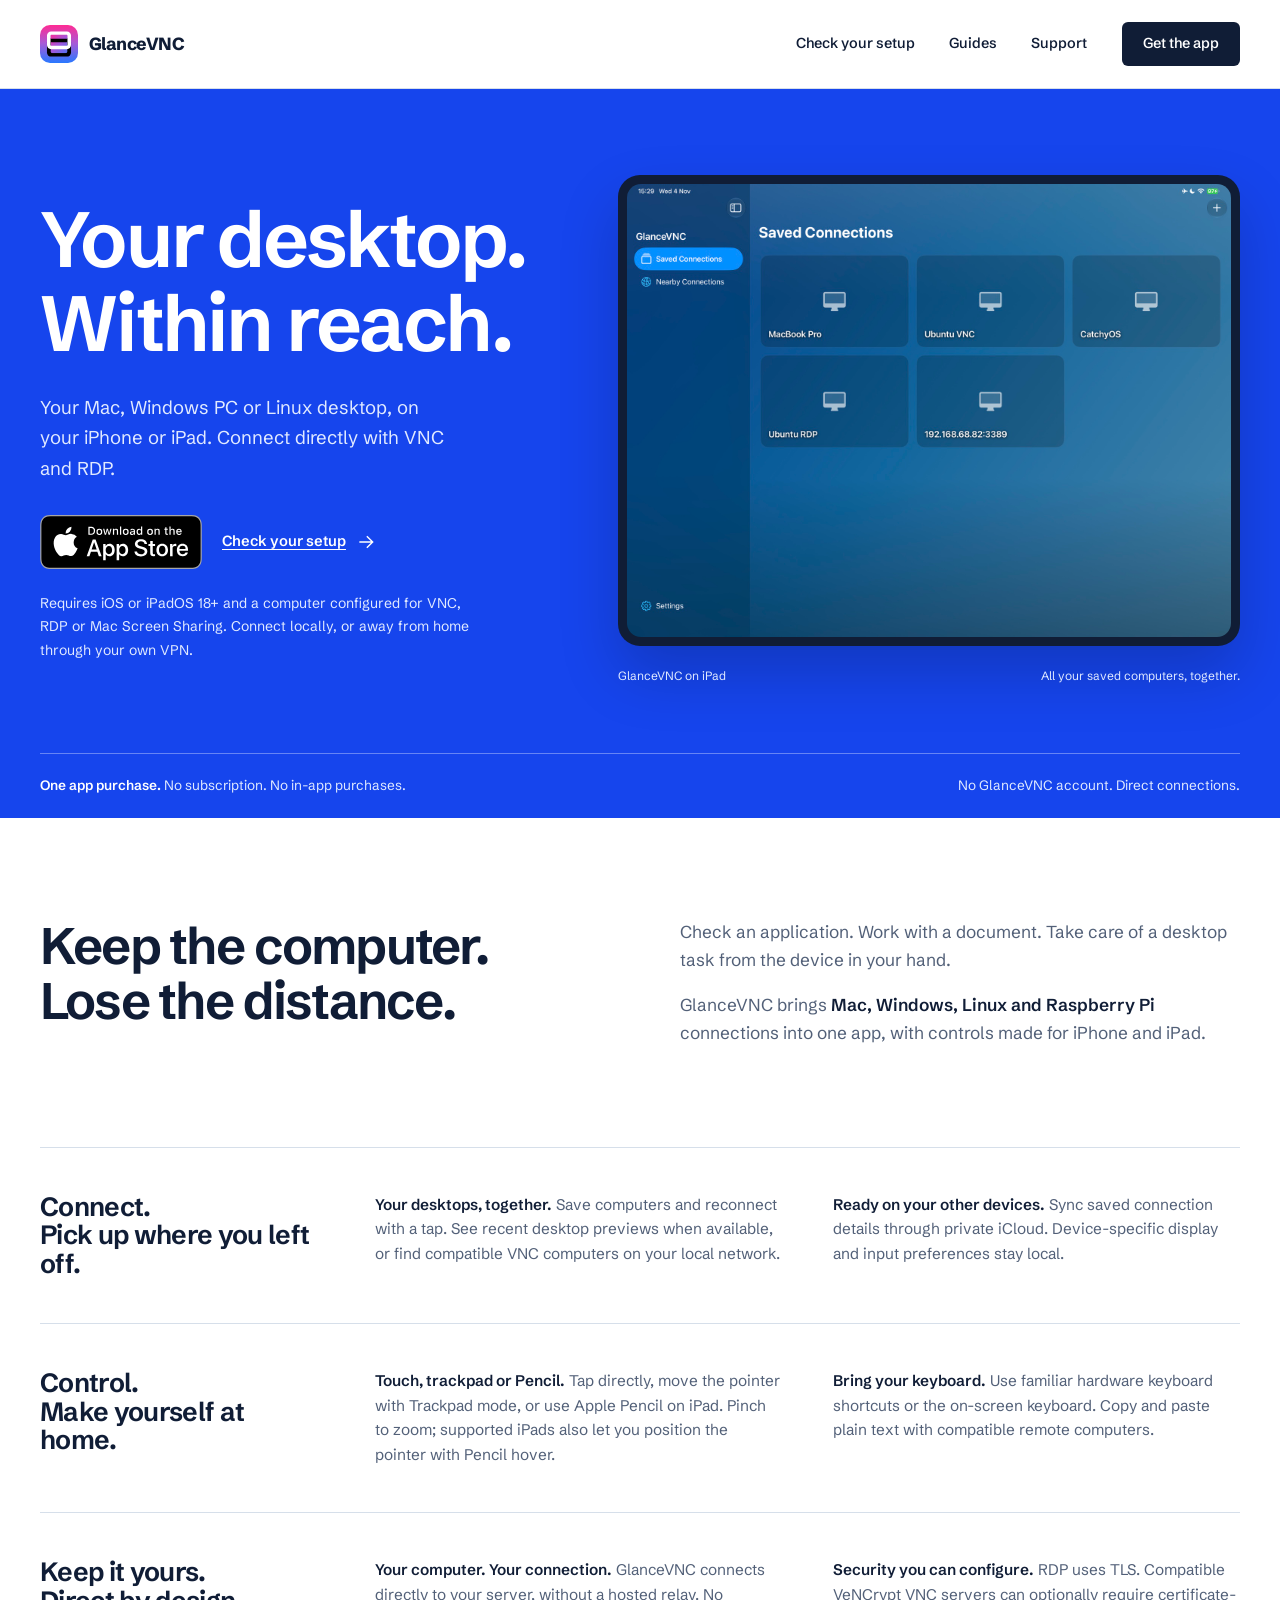
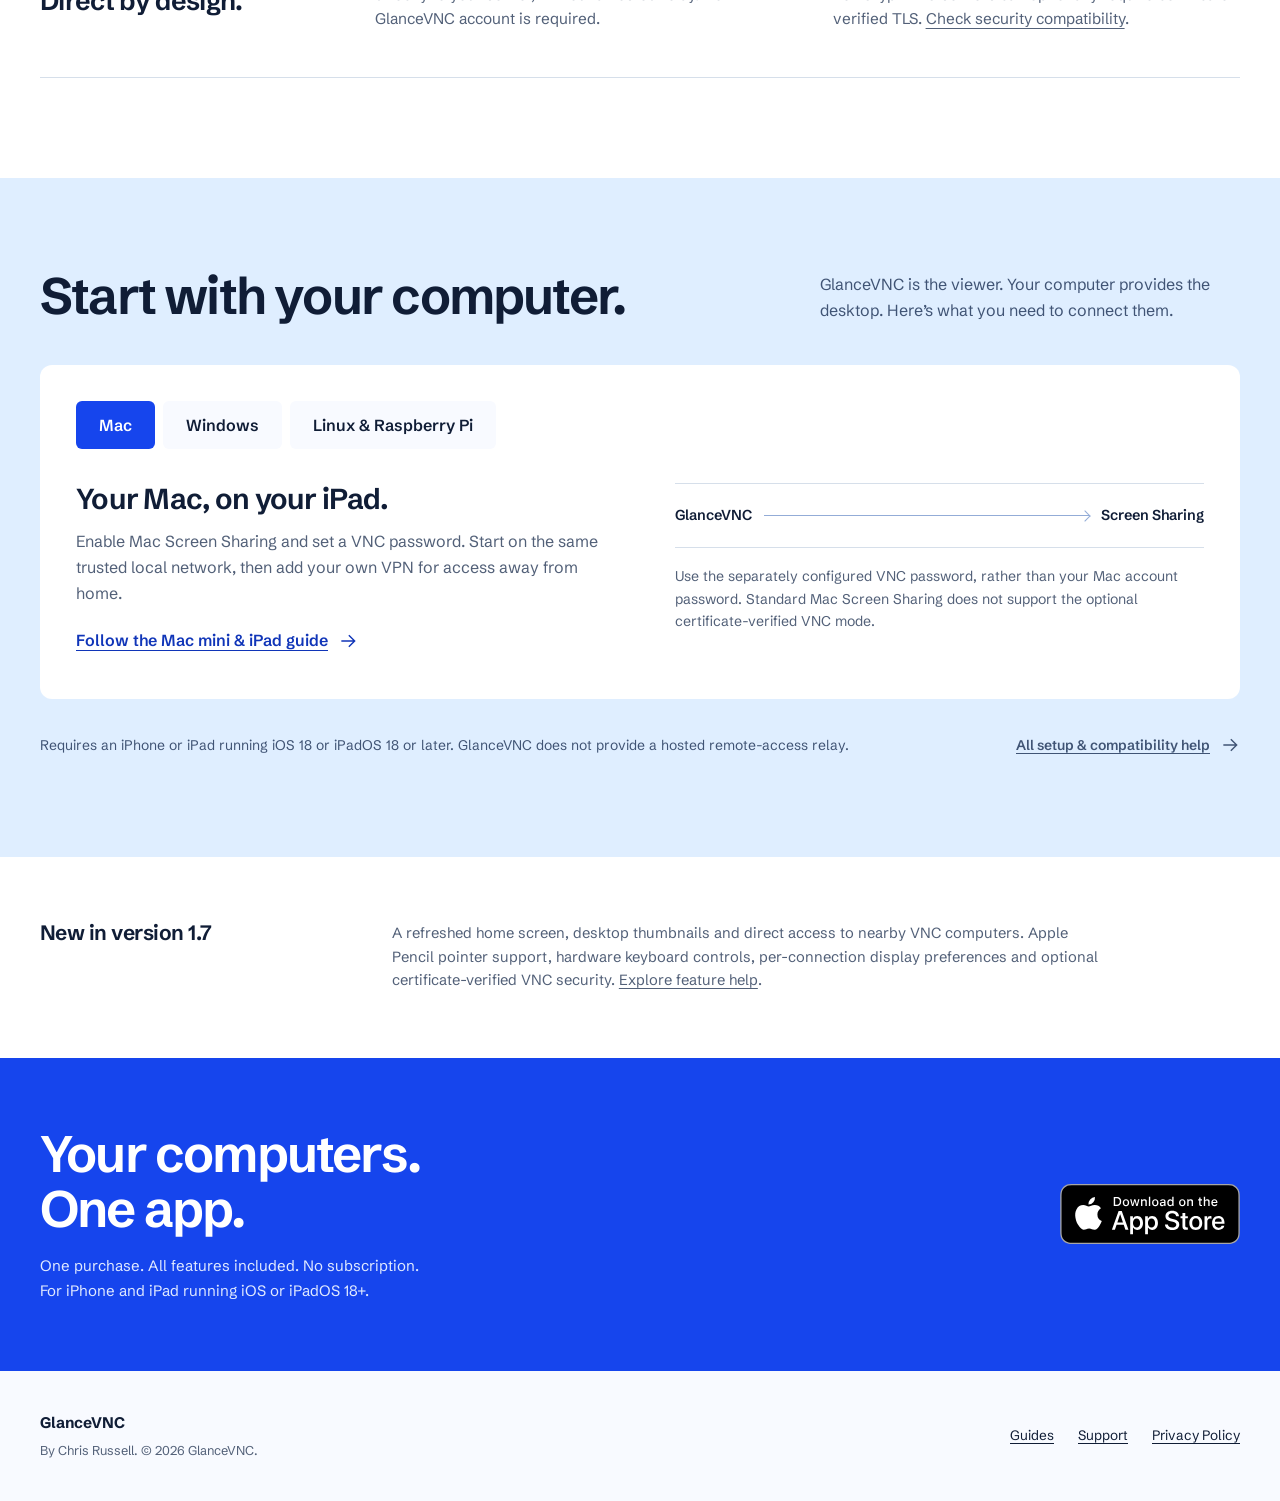
<file: index.html>
<!DOCTYPE html>
<html lang="en">
<head>
  <!-- Google tag (gtag.js) -->
  <script async src="https://www.googletagmanager.com/gtag/js?id=G-DS4RF91ZXC"></script>
  <script>
    window.dataLayer = window.dataLayer || [];
    function gtag(){dataLayer.push(arguments);}
    gtag('js', new Date());

    gtag('config', 'G-DS4RF91ZXC');
  </script>
  <script defer src="/assets/analytics.js"></script>
  <meta charset="utf-8">
  <meta name="viewport" content="width=device-width, initial-scale=1">
  <title>GlanceVNC - VNC and RDP viewer for iPhone and iPad</title>
  <meta name="description" content="Connect to Mac, Windows and Linux desktops from iPhone or iPad with VNC, RDP and Mac Screen Sharing. Use Apple Pencil, hardware keyboards and optional certificate-verified TLS for compatible VNC servers.">
  <meta name="robots" content="index,follow">
  <meta property="og:title" content="GlanceVNC - VNC and RDP viewer for iPhone and iPad">
  <meta property="og:description" content="Remote desktops for iPhone and iPad, with Apple Pencil pointer support, hardware keyboards and optional certificate-verified TLS for compatible VNC servers.">
  <meta property="og:type" content="website">
  <meta property="og:url" content="https://glancevnc.com/">
  <meta property="og:site_name" content="GlanceVNC">
  <meta property="og:locale" content="en_GB">
  <meta property="og:image" content="https://glancevnc.com/assets/social-preview.png">
  <meta property="og:image:width" content="1200">
  <meta property="og:image:height" content="630">
  <meta property="og:image:alt" content="GlanceVNC app icon and remote desktop app description">
  <meta name="twitter:card" content="summary_large_image">
  <meta name="twitter:title" content="GlanceVNC - VNC and RDP viewer for iPhone and iPad">
  <meta name="twitter:description" content="Remote desktops for iPhone and iPad, with Apple Pencil pointer support, hardware keyboards and optional certificate-verified TLS for compatible VNC servers.">
  <meta name="twitter:image" content="https://glancevnc.com/assets/social-preview.png">
  <meta name="twitter:image:alt" content="GlanceVNC app icon and remote desktop app description">
  <link rel="canonical" href="https://glancevnc.com/">
<link rel="stylesheet" href="/styles.css?v=20261105">
  <script type="application/ld+json">
  {
    "@context": "https://schema.org",
    "@type": "MobileApplication",
    "@id": "https://glancevnc.com/#app",
    "name": "GlanceVNC",
    "url": "https://glancevnc.com/",
    "applicationCategory": "UtilitiesApplication",
    "applicationSubCategory": "VNC and RDP viewer",
    "operatingSystem": [
      "iOS 18.0 or later",
      "iPadOS 18.0 or later"
    ],
    "dateModified": "2026-11-05",
    "softwareVersion": "1.7",
    "downloadUrl": "https://apps.apple.com/gb/app/glancevnc/id6768106616",
    "description": "GlanceVNC is a VNC and RDP viewer for iPhone and iPad running iOS or iPadOS 18 or later. It saves remote desktop connections, discovers nearby VNC servers, syncs profiles through private iCloud, and offers Touch and Trackpad controls, Apple Pencil pointer support on iPad, hardware keyboard shortcuts, plain-text clipboard exchange, per-connection display preferences, and optional certificate-verified TLS for compatible VNC servers. RDP uses TLS.",
    "publisher": {
      "@type": "Person",
      "@id": "https://glancevnc.com/#developer",
      "name": "Chris Russell"
    },
    "softwareHelp": "https://glancevnc.com/support.html",
    "sameAs": "https://apps.apple.com/gb/app/glancevnc/id6768106616",
    "image": "https://glancevnc.com/assets/social-preview.png",
    "inLanguage": "en-GB",
    "isAccessibleForFree": false,
    "author": {
      "@type": "Person",
      "@id": "https://glancevnc.com/#developer",
      "name": "Chris Russell"
    }
  }
  </script>
  <link rel="icon" href="/assets/app-icon.svg" type="image/svg+xml">
  <link rel="preload" href="/assets/fonts/schibsted-grotesk-variable.ttf" as="font" type="font/ttf" crossorigin>
  <script defer src="/assets/site.js"></script>
</head>
<body>
<a class="skip-link" href="#main">Skip to content</a>
<header class="site-header"><div class="container header-inner">
  <a class="brand" href="/" aria-label="GlanceVNC home"><img src="/assets/app-icon.svg" width="38" height="38" alt=""><span>GlanceVNC</span></a>
  <nav class="main-nav" aria-label="Main navigation"><a class="nav-setup" href="/#setup">Check your setup</a><a href="/guides/">Guides</a><a href="/support.html">Support</a><a class="nav-download" data-cta-location="navigation" href="https://apps.apple.com/gb/app/glancevnc/id6768106616">Get the app</a></nav>
</div></header>
<main id="main">
  <section class="hero" aria-labelledby="hero-title"><div class="container hero-inner">
    <div class="hero-copy"><h1 id="hero-title">Your desktop.<br>Within reach.</h1>
      <p class="hero-intro">Your Mac, Windows PC or Linux desktop, on your iPhone or iPad. Connect directly with VNC and RDP.</p>
      <div class="hero-actions"><a class="app-store-badge" data-cta-location="hero" href="https://apps.apple.com/gb/app/glancevnc/id6768106616"><img src="/assets/app-store-badge.svg" width="180" height="60" alt="Download on the App Store"></a><a class="text-link" href="#setup">Check your setup <svg class="arrow" viewBox="0 0 24 24" fill="none" stroke="currentColor" stroke-width="1.7" aria-hidden="true"><path d="M4 12h15M13 5l7 7-7 7"/></svg></a></div>
      <p class="hero-requirements">Requires iOS or iPadOS 18+ and a computer configured for VNC, RDP or Mac Screen Sharing. Connect locally, or away from home through your own VPN.</p>
    </div>
    <figure class="hero-figure"><div class="screen-frame"><img src="/assets/ipad-saved-connections.jpg" width="1600" height="1200" alt="GlanceVNC on iPad, with Mac and Linux computers in Saved Connections" fetchpriority="high"></div><figcaption><span>GlanceVNC on iPad</span><span>All your saved computers, together.</span></figcaption></figure>
  </div><div class="container hero-foot"><span><strong>One app purchase.</strong> No subscription. No in-app purchases.</span><span>No GlanceVNC account. Direct connections.</span></div></section>

  <section class="container" aria-labelledby="benefits-title">
    <div class="intro-section"><h2 id="benefits-title">Keep the computer.<br>Lose the distance.</h2><div class="intro-copy"><p>Check an application. Work with a document. Take care of a desktop task from the device in your hand.</p><p>GlanceVNC brings <strong>Mac, Windows, Linux and Raspberry Pi</strong> connections into one app, with controls made for iPhone and iPad.</p></div></div>
    <div class="benefits">
      <article class="benefit-row"><h3>Connect.<br>Pick up where you left off.</h3><p><strong>Your desktops, together.</strong> Save computers and reconnect with a tap. See recent desktop previews when available, or find compatible VNC computers on your local network.</p><p><strong>Ready on your other devices.</strong> Sync saved connection details through private iCloud. Device-specific display and input preferences stay local.</p></article>
      <article class="benefit-row"><h3>Control.<br>Make yourself at home.</h3><p><strong>Touch, trackpad or Pencil.</strong> Tap directly, move the pointer with Trackpad mode, or use Apple Pencil on iPad. Pinch to zoom; supported iPads also let you position the pointer with Pencil hover.</p><p><strong>Bring your keyboard.</strong> Use familiar hardware keyboard shortcuts or the on-screen keyboard. Copy and paste plain text with compatible remote computers.</p></article>
      <article class="benefit-row"><h3>Keep it yours.<br>Direct by design.</h3><p><strong>Your computer. Your connection.</strong> GlanceVNC connects directly to your server, without a hosted relay. No GlanceVNC account is required.</p><p><strong>Security you can configure.</strong> RDP uses TLS. Compatible VeNCrypt VNC servers can optionally require certificate-verified TLS. <a href="/support.html#certificate-security">Check security compatibility</a>.</p></article>
    </div>
  </section>

  <section class="setup-section" id="setup" aria-labelledby="setup-title"><div class="container">
    <div class="setup-heading"><h2 id="setup-title">Start with your computer.</h2><p>GlanceVNC is the viewer. Your computer provides the desktop. Here’s what you need to connect them.</p></div>
    <div class="setup-workbench">
      <div class="platform-tabs" hidden><button id="tab-mac" data-platform="mac" aria-controls="panel-mac" type="button">Mac</button><button id="tab-windows" data-platform="windows" aria-controls="panel-windows" type="button">Windows</button><button id="tab-linux" data-platform="linux" aria-controls="panel-linux" type="button">Linux &amp; Raspberry Pi</button></div>
      <section class="platform-panel" id="panel-mac" data-platform-panel="mac" aria-label="Mac setup"><div><h3>Your Mac, on your iPad.</h3><p>Enable Mac Screen Sharing and set a VNC password. Start on the same trusted local network, then add your own VPN for access away from home.</p><a class="text-link" href="/guides/mac-mini-ipad-vnc-tailscale/">Follow the Mac mini &amp; iPad guide <svg class="arrow" viewBox="0 0 24 24" fill="none" stroke="currentColor" stroke-width="1.7" aria-hidden="true"><path d="M4 12h15M13 5l7 7-7 7"/></svg></a></div><div><div class="connection-path" aria-label="GlanceVNC connects over your network to Mac Screen Sharing"><span>GlanceVNC</span><i aria-hidden="true"></i><span>Screen Sharing</span></div><p class="network-note">Use the separately configured VNC password, rather than your Mac account password. Standard Mac Screen Sharing does not support the optional certificate-verified VNC mode.</p></div></section>
      <section class="platform-panel" id="panel-windows" data-platform-panel="windows" aria-label="Windows setup"><div><h3>Your Windows desktop, with you.</h3><p>Your PC needs a compatible, reachable RDP or VNC server. Add its address and connection details in GlanceVNC; RDP computers are added manually.</p><a class="text-link" href="/support.html#add-rdp">Read RDP connection instructions <svg class="arrow" viewBox="0 0 24 24" fill="none" stroke="currentColor" stroke-width="1.7" aria-hidden="true"><path d="M4 12h15M13 5l7 7-7 7"/></svg></a></div><div><div class="connection-path" aria-label="GlanceVNC connects over your network to an RDP or VNC server"><span>GlanceVNC</span><i aria-hidden="true"></i><span>RDP / VNC server</span></div><p class="network-note">Start on your local network. For access away from home, use your own VPN that provides a route to your computer. RDP gateways and Azure sign-in are not supported.</p></div></section>
      <section class="platform-panel" id="panel-linux" data-platform-panel="linux" aria-label="Linux and Raspberry Pi setup"><div><h3>Your Linux machine, close at hand.</h3><p>Run a compatible VNC or RDP server on your Linux computer or Raspberry Pi. Add its address and credentials, or discover compatible VNC services locally.</p><a class="text-link" href="/support.html#add-vnc">Read VNC connection instructions <svg class="arrow" viewBox="0 0 24 24" fill="none" stroke="currentColor" stroke-width="1.7" aria-hidden="true"><path d="M4 12h15M13 5l7 7-7 7"/></svg></a></div><div><div class="connection-path" aria-label="GlanceVNC connects over your network to a VNC or RDP server"><span>GlanceVNC</span><i aria-hidden="true"></i><span>VNC / RDP server</span></div><p class="network-note">Server compatibility matters. Optional certificate-verified VNC requires VeNCrypt 0.2 with an X.509 mode. Check the support page for authentication and encoding details.</p></div></section>
    </div>
    <div class="setup-bottom"><p>Requires an iPhone or iPad running iOS 18 or iPadOS 18 or later. GlanceVNC does not provide a hosted remote-access relay.</p><a class="text-link" href="/support.html">All setup &amp; compatibility help <svg class="arrow" viewBox="0 0 24 24" fill="none" stroke="currentColor" stroke-width="1.7" aria-hidden="true"><path d="M4 12h15M13 5l7 7-7 7"/></svg></a></div>
  </div></section>

  <section class="container release-section" aria-labelledby="release-title"><h2 id="release-title">New in version 1.7</h2><p>A refreshed home screen, desktop thumbnails and direct access to nearby VNC computers. Apple Pencil pointer support, hardware keyboard controls, per-connection display preferences and optional certificate-verified VNC security. <a href="/support.html">Explore feature help</a>.</p></section>
  <section class="download-band" id="download" aria-labelledby="download-title"><div class="container download-inner"><div><h2 id="download-title">Your computers.<br>One app.</h2><p>One purchase. All features included. No subscription.<br>For iPhone and iPad running iOS or iPadOS 18+.</p></div><a class="app-store-badge" data-cta-location="download" href="https://apps.apple.com/gb/app/glancevnc/id6768106616"><img src="/assets/app-store-badge.svg" width="180" height="60" alt="Download on the App Store"></a></div></section>
</main><footer class="site-footer"><div class="container footer-inner"><p class="footer-info"><strong>GlanceVNC</strong>By Chris Russell. &copy; 2026 GlanceVNC.</p><nav class="footer-nav" aria-label="Footer navigation"><a href="/guides/">Guides</a><a href="/support.html">Support</a><a href="/privacy.html">Privacy Policy</a></nav></div></footer>
</body>
</html>
</file>
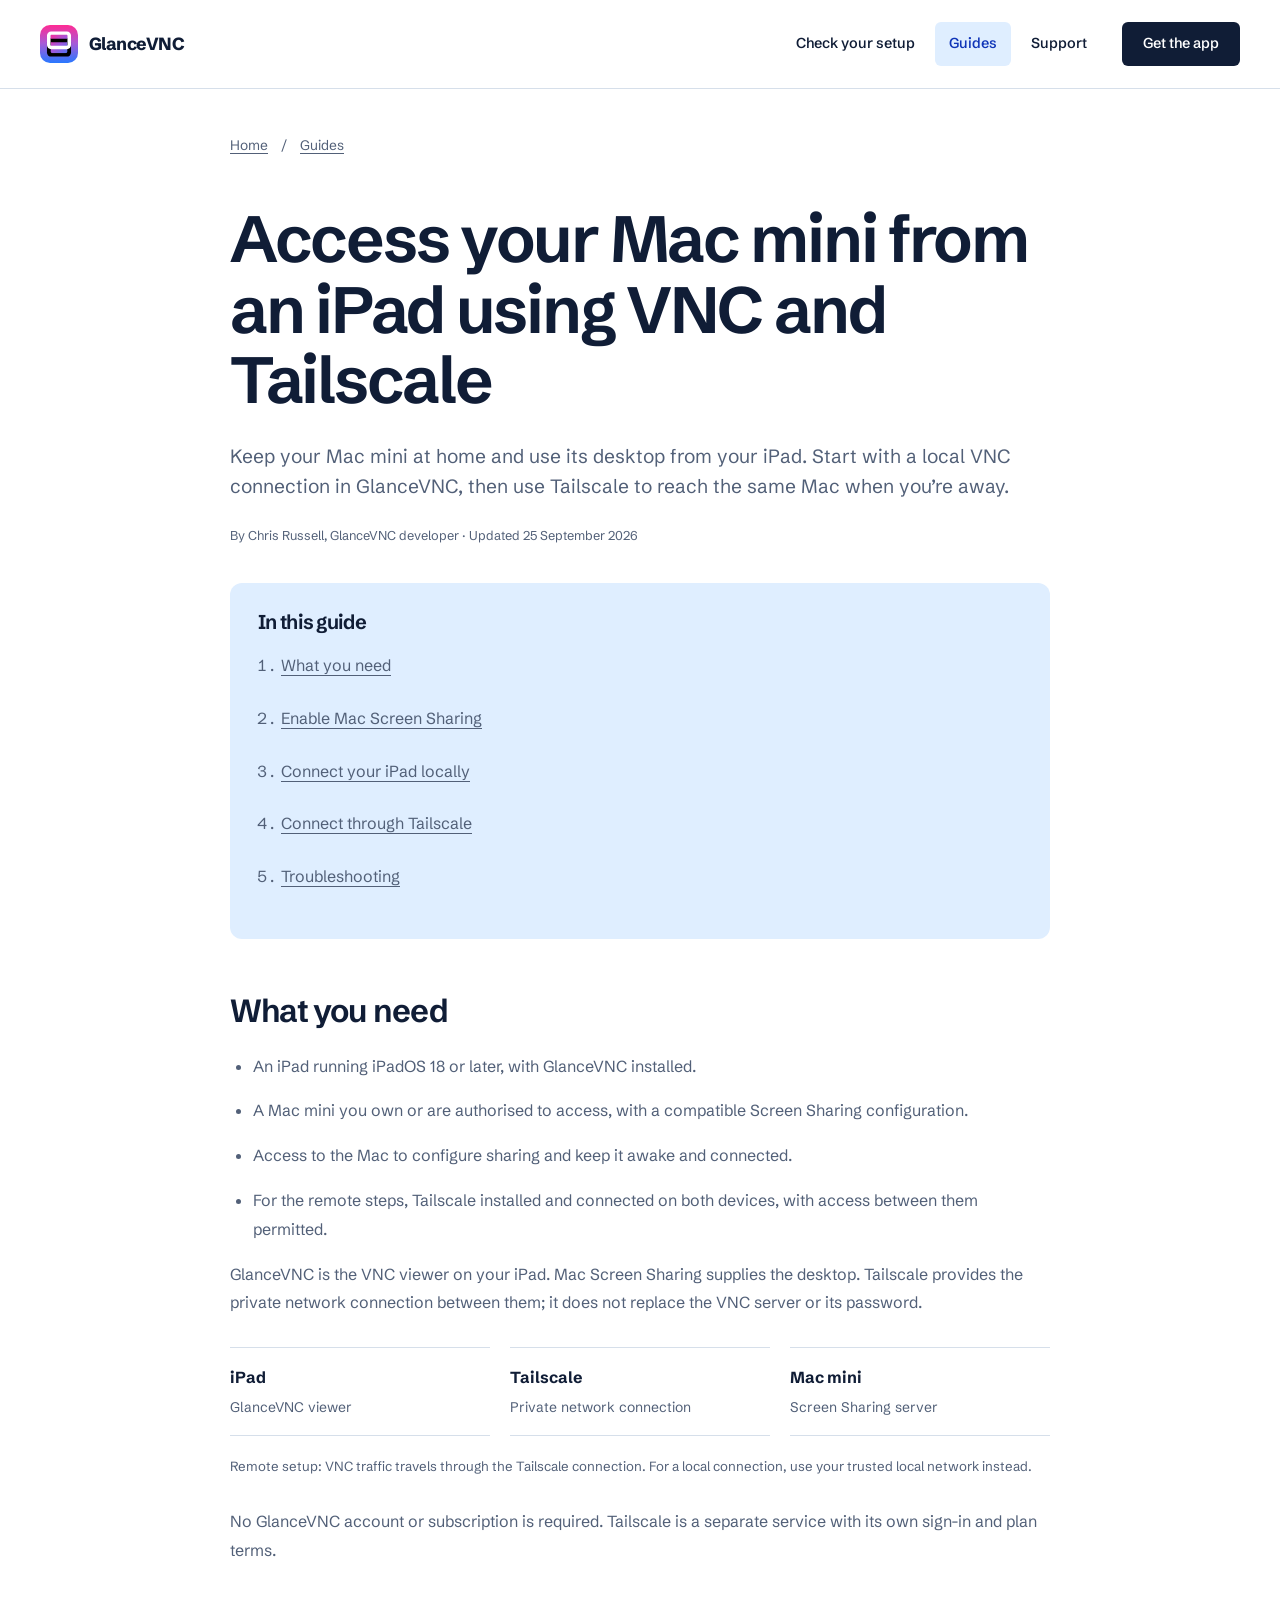
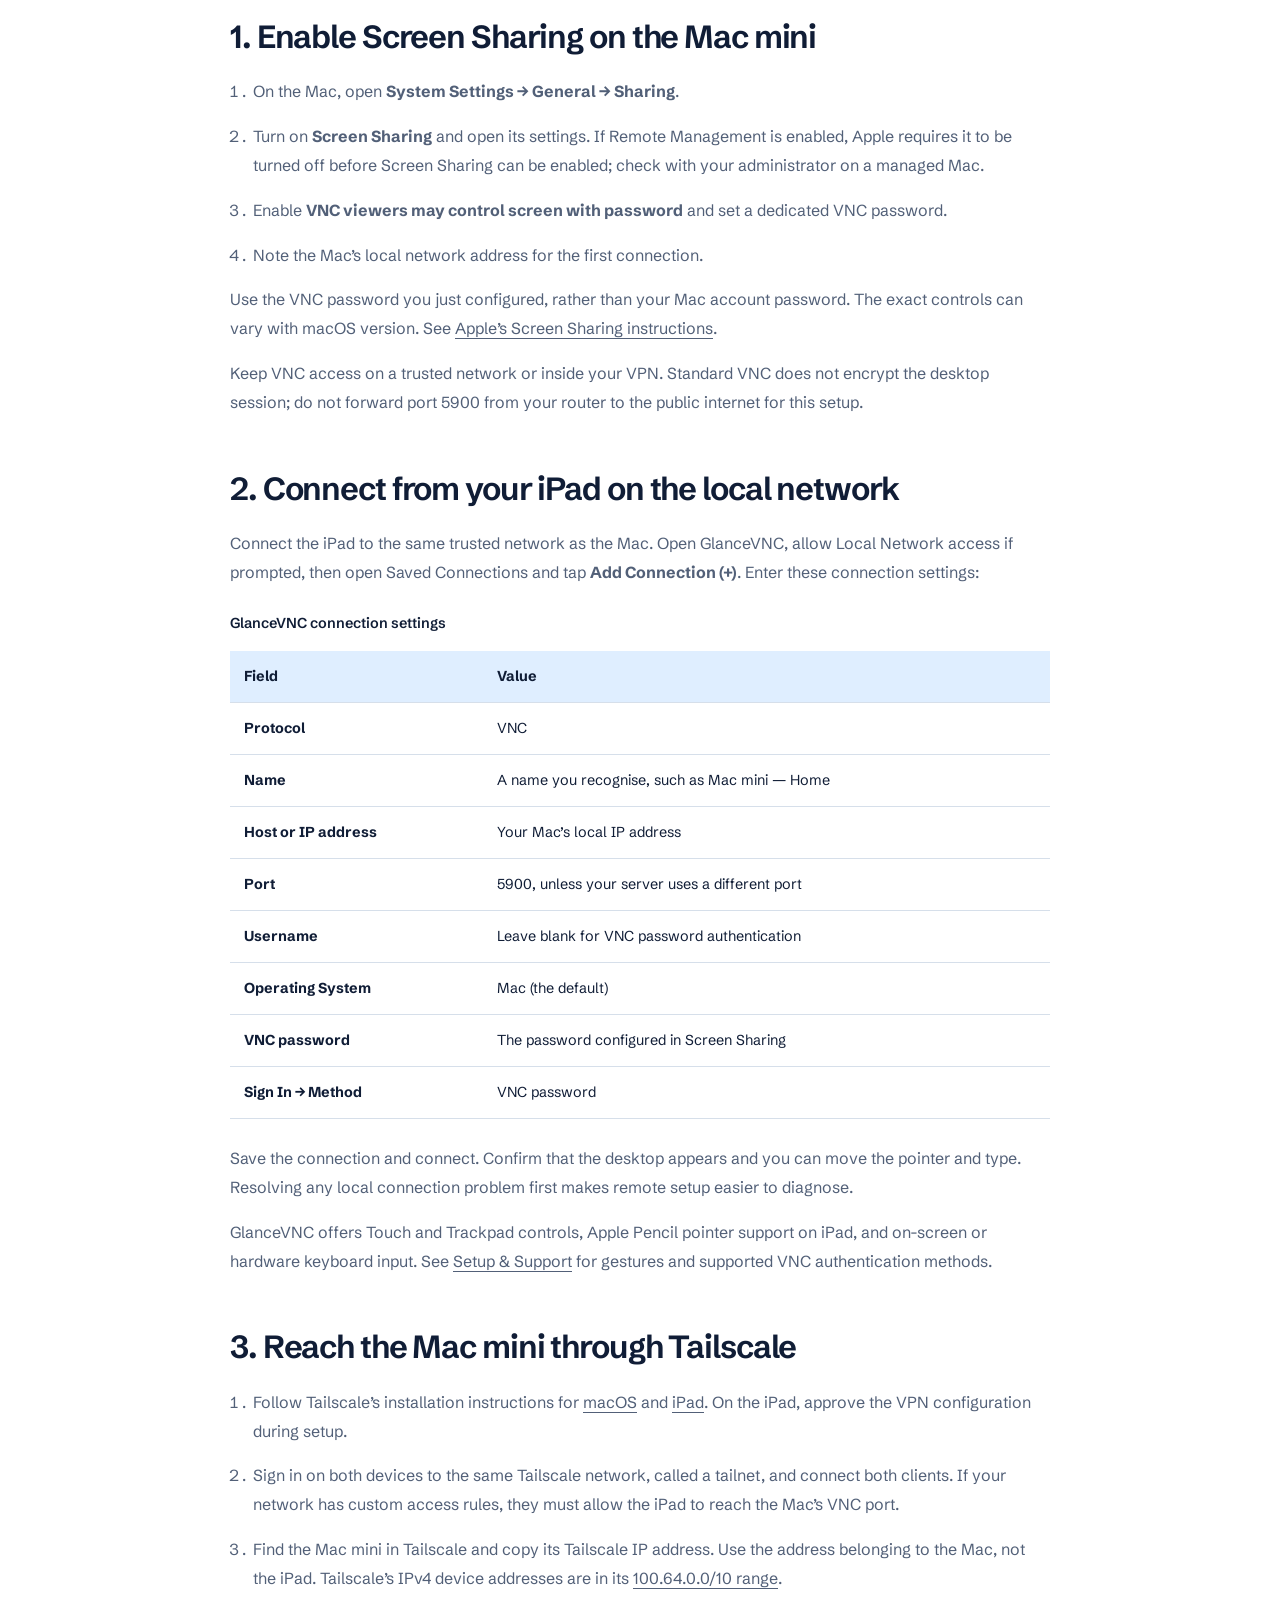
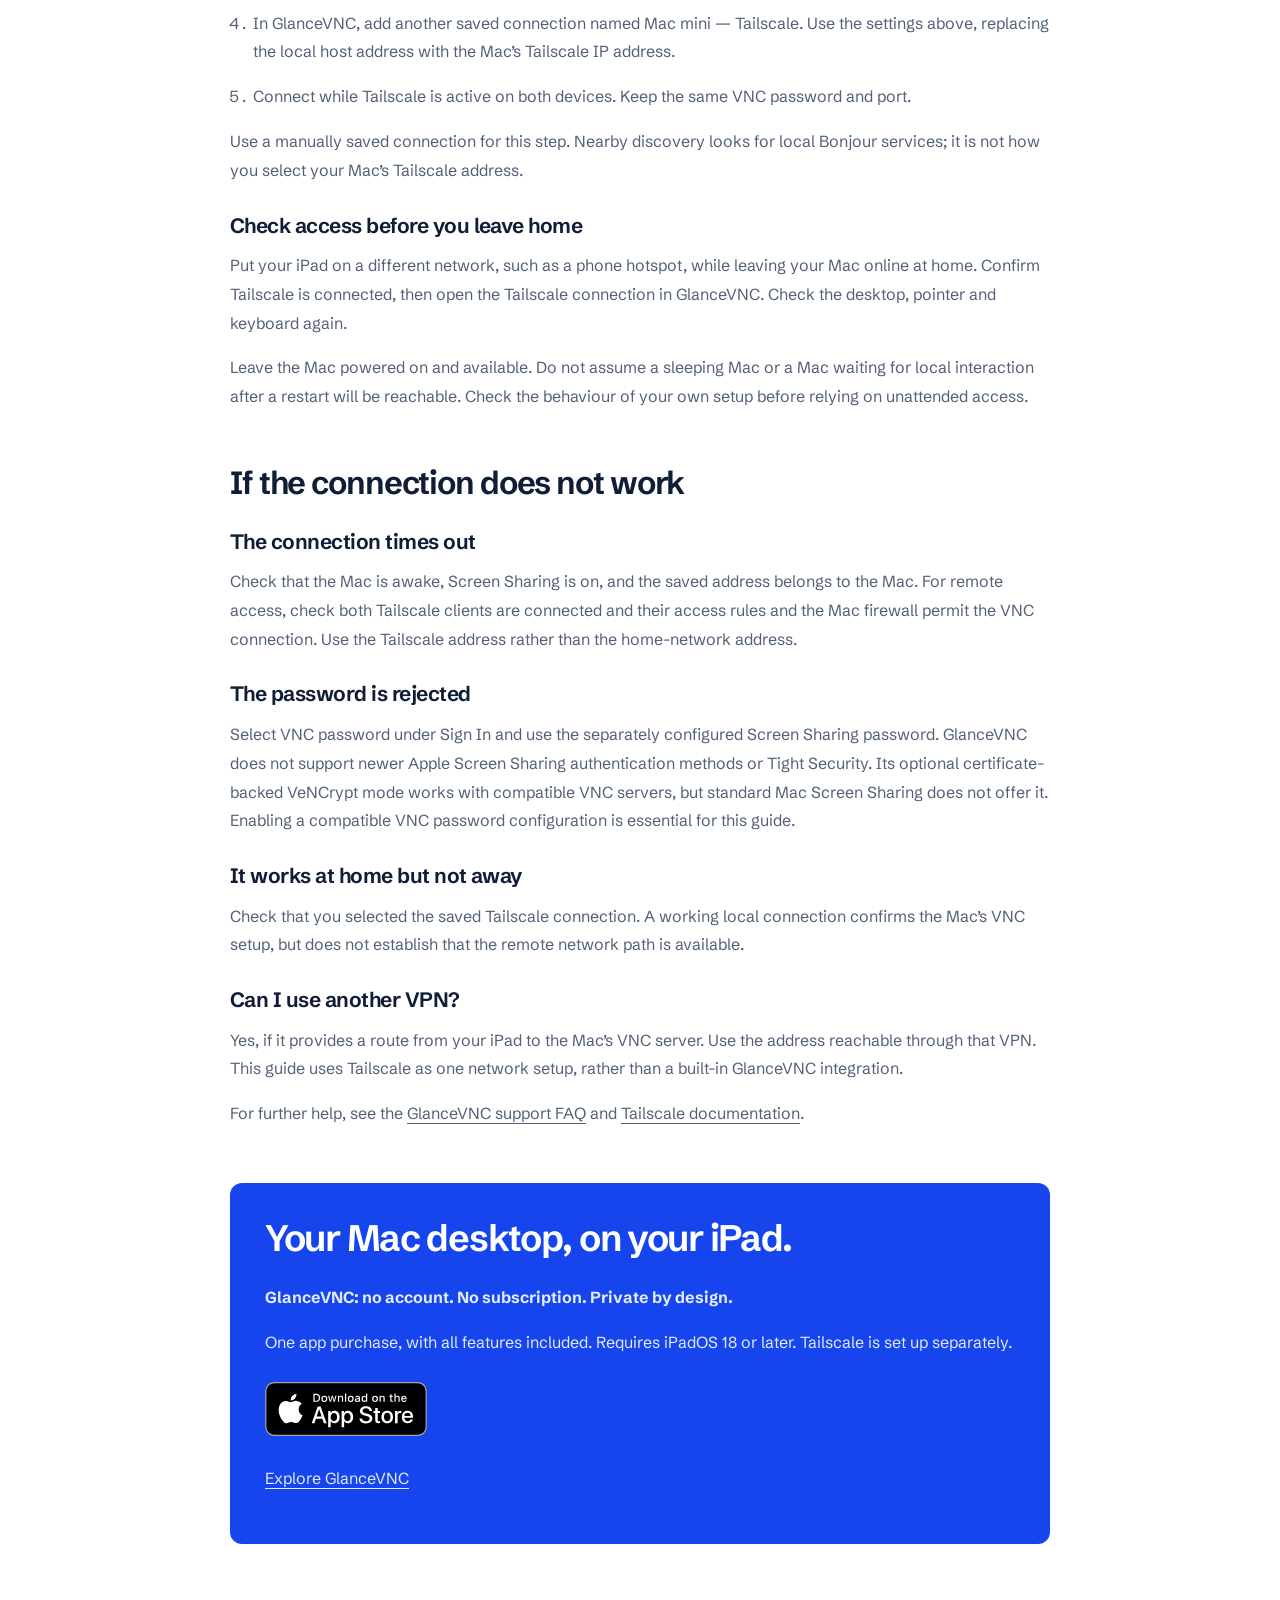
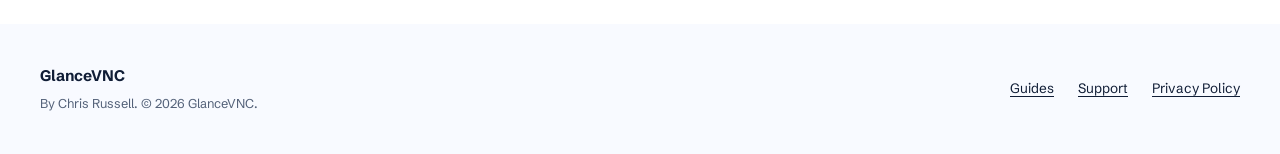
<file: guides/mac-mini-ipad-vnc-tailscale/index.html>
<!DOCTYPE html>
<html lang="en">
<head>
  <!-- Google tag (gtag.js) -->
  <script async src="https://www.googletagmanager.com/gtag/js?id=G-DS4RF91ZXC"></script>
  <script>
    window.dataLayer = window.dataLayer || [];
    function gtag(){dataLayer.push(arguments);}
    gtag('js', new Date());

    gtag('config', 'G-DS4RF91ZXC');
  </script>
  <script defer src="/assets/analytics.js"></script>
  <meta charset="utf-8">
  <meta name="viewport" content="width=device-width, initial-scale=1">
  <title>Mac mini from iPad: VNC & Tailscale Setup | GlanceVNC</title>
  <meta name="description" content="Set up Mac Screen Sharing, connect from your iPad with GlanceVNC, and use Tailscale for remote access to your Mac mini.">
  <meta name="robots" content="index,follow">
  <meta property="og:title" content="Mac mini from iPad: VNC & Tailscale Setup | GlanceVNC">
  <meta property="og:description" content="Set up Mac Screen Sharing, connect from your iPad with GlanceVNC, and use Tailscale for remote access to your Mac mini.">
  <meta property="og:type" content="website">
  <meta property="og:url" content="https://glancevnc.com/guides/mac-mini-ipad-vnc-tailscale/">
  <meta property="og:site_name" content="GlanceVNC">
  <meta property="og:locale" content="en_GB">
  <meta property="og:image" content="https://glancevnc.com/assets/social-preview.png">
  <meta property="og:image:width" content="1200">
  <meta property="og:image:height" content="630">
  <meta property="og:image:alt" content="GlanceVNC app icon and remote desktop app description">
  <meta name="twitter:card" content="summary_large_image">
  <meta name="twitter:title" content="Mac mini from iPad: VNC & Tailscale Setup | GlanceVNC">
  <meta name="twitter:description" content="Set up Mac Screen Sharing, connect from your iPad with GlanceVNC, and use Tailscale for remote access to your Mac mini.">
  <meta name="twitter:image" content="https://glancevnc.com/assets/social-preview.png">
  <meta name="twitter:image:alt" content="GlanceVNC app icon and remote desktop app description">
  <link rel="canonical" href="https://glancevnc.com/guides/mac-mini-ipad-vnc-tailscale/">
<link rel="stylesheet" href="/styles.css?v=20261105">
  <script type="application/ld+json">
{
  "@context": "https://schema.org",
  "@type": "TechArticle",
  "name": "Mac mini from iPad: VNC & Tailscale Setup | GlanceVNC",
  "description": "Set up Mac Screen Sharing, connect from your iPad with GlanceVNC, and use Tailscale for remote access to your Mac mini.",
  "url": "https://glancevnc.com/guides/mac-mini-ipad-vnc-tailscale/",
  "inLanguage": "en-GB",
  "headline": "Access your Mac mini from an iPad using VNC and Tailscale",
  "datePublished": "2026-09-25",
  "dateModified": "2026-11-05",
  "author": {
    "@type": "Person",
    "name": "Chris Russell",
    "url": "https://glancevnc.com/"
  },
  "mainEntityOfPage": "https://glancevnc.com/guides/mac-mini-ipad-vnc-tailscale/"
}
  </script>
  <link rel="icon" href="/assets/app-icon.svg" type="image/svg+xml">
  <link rel="preload" href="/assets/fonts/schibsted-grotesk-variable.ttf" as="font" type="font/ttf" crossorigin>
  <script defer src="/assets/site.js"></script>
</head>
<body>
<a class="skip-link" href="#main">Skip to content</a>
<header class="site-header"><div class="container header-inner">
  <a class="brand" href="/" aria-label="GlanceVNC home"><img src="/assets/app-icon.svg" width="38" height="38" alt=""><span>GlanceVNC</span></a>
  <nav class="main-nav" aria-label="Main navigation"><a class="nav-setup" href="/#setup">Check your setup</a><a href="/guides/" aria-current="page">Guides</a><a href="/support.html">Support</a><a class="nav-download" data-cta-location="navigation" href="https://apps.apple.com/gb/app/glancevnc/id6768106616">Get the app</a></nav>
</div></header><main id="main" class="reading-container"><article class="guide-article">
  <nav class="guide-breadcrumb" aria-label="Breadcrumb"><a href="/">Home</a><span aria-hidden="true">/</span><a href="/guides/">Guides</a></nav>
  <header class="guide-heading">
    <h1>Access your Mac mini from an iPad using VNC and Tailscale</h1>
    <p class="guide-intro">Keep your Mac mini at home and use its desktop from your iPad. Start with a local VNC connection in GlanceVNC, then use Tailscale to reach the same Mac when you’re away.</p>
    <p class="guide-meta">By Chris Russell, GlanceVNC developer · Updated <time datetime="2026-09-25">25 September 2026</time></p>
  </header>
  <nav class="guide-contents" aria-label="On this page">
    <h2>In this guide</h2>
    <ol><li><a href="#requirements">What you need</a></li><li><a href="#screen-sharing">Enable Mac Screen Sharing</a></li><li><a href="#local-connection">Connect your iPad locally</a></li><li><a href="#tailscale">Connect through Tailscale</a></li><li><a href="#troubleshooting">Troubleshooting</a></li></ol>
  </nav>
  <section id="requirements">
    <h2>What you need</h2>
    <ul><li>An iPad running iPadOS 18 or later, with GlanceVNC installed.</li><li>A Mac mini you own or are authorised to access, with a compatible Screen Sharing configuration.</li><li>Access to the Mac to configure sharing and keep it awake and connected.</li><li>For the remote steps, Tailscale installed and connected on both devices, with access between them permitted.</li></ul>
    <p>GlanceVNC is the VNC viewer on your iPad. Mac Screen Sharing supplies the desktop. Tailscale provides the private network connection between them; it does not replace the VNC server or its password.</p>
    <figure class="guide-flow"><div><strong>iPad</strong><span>GlanceVNC viewer</span></div><div><strong>Tailscale</strong><span>Private network connection</span></div><div><strong>Mac mini</strong><span>Screen Sharing server</span></div><figcaption>Remote setup: VNC traffic travels through the Tailscale connection. For a local connection, use your trusted local network instead.</figcaption></figure>
    <p>No GlanceVNC account or subscription is required. Tailscale is a separate service with its own sign-in and plan terms.</p>
  </section>
  <section id="screen-sharing">
    <h2>1. Enable Screen Sharing on the Mac mini</h2>
    <ol><li>On the Mac, open <strong>System Settings → General → Sharing</strong>.</li><li>Turn on <strong>Screen Sharing</strong> and open its settings. If Remote Management is enabled, Apple requires it to be turned off before Screen Sharing can be enabled; check with your administrator on a managed Mac.</li><li>Enable <strong>VNC viewers may control screen with password</strong> and set a dedicated VNC password.</li><li>Note the Mac’s local network address for the first connection.</li></ol>
    <p>Use the VNC password you just configured, rather than your Mac account password. The exact controls can vary with macOS version. See <a href="https://support.apple.com/guide/mac-help/turn-screen-sharing-on-or-off-mh11848/mac">Apple’s Screen Sharing instructions</a>.</p>
    <p>Keep VNC access on a trusted network or inside your VPN. Standard VNC does not encrypt the desktop session; do not forward port 5900 from your router to the public internet for this setup.</p>
  </section>
  <section id="local-connection">
    <h2>2. Connect from your iPad on the local network</h2>
    <p>Connect the iPad to the same trusted network as the Mac. Open GlanceVNC, allow Local Network access if prompted, then open Saved Connections and tap <strong>Add Connection (+)</strong>. Enter these connection settings:</p>
    <div class="guide-table-wrap"><table><caption>GlanceVNC connection settings</caption><thead><tr><th scope="col">Field</th><th scope="col">Value</th></tr></thead><tbody>
    <tr><th scope="row">Protocol</th><td>VNC</td></tr><tr><th scope="row">Name</th><td>A name you recognise, such as Mac mini — Home</td></tr><tr><th scope="row">Host or IP address</th><td>Your Mac’s local IP address</td></tr><tr><th scope="row">Port</th><td>5900, unless your server uses a different port</td></tr><tr><th scope="row">Username</th><td>Leave blank for VNC password authentication</td></tr><tr><th scope="row">Operating System</th><td>Mac (the default)</td></tr><tr><th scope="row">VNC password</th><td>The password configured in Screen Sharing</td></tr><tr><th scope="row">Sign In → Method</th><td>VNC password</td></tr>
    </tbody></table></div>
    <p>Save the connection and connect. Confirm that the desktop appears and you can move the pointer and type. Resolving any local connection problem first makes remote setup easier to diagnose.</p>
    <p>GlanceVNC offers Touch and Trackpad controls, Apple Pencil pointer support on iPad, and on-screen or hardware keyboard input. See <a href="/support.html">Setup &amp; Support</a> for gestures and supported VNC authentication methods.</p>
  </section>
  <section id="tailscale">
    <h2>3. Reach the Mac mini through Tailscale</h2>
    <ol><li>Follow Tailscale’s installation instructions for <a href="https://tailscale.com/docs/install/mac">macOS</a> and <a href="https://tailscale.com/docs/install/ios">iPad</a>. On the iPad, approve the VPN configuration during setup.</li><li>Sign in on both devices to the same Tailscale network, called a tailnet, and connect both clients. If your network has custom access rules, they must allow the iPad to reach the Mac’s VNC port.</li><li>Find the Mac mini in Tailscale and copy its Tailscale IP address. Use the address belonging to the Mac, not the iPad. Tailscale’s IPv4 device addresses are in its <a href="https://tailscale.com/docs/reference/reserved-ip-addresses">100.64.0.0/10 range</a>.</li><li>In GlanceVNC, add another saved connection named Mac mini — Tailscale. Use the settings above, replacing the local host address with the Mac’s Tailscale IP address.</li><li>Connect while Tailscale is active on both devices. Keep the same VNC password and port.</li></ol>
    <p>Use a manually saved connection for this step. Nearby discovery looks for local Bonjour services; it is not how you select your Mac’s Tailscale address.</p>
    <h3>Check access before you leave home</h3>
    <p>Put your iPad on a different network, such as a phone hotspot, while leaving your Mac online at home. Confirm Tailscale is connected, then open the Tailscale connection in GlanceVNC. Check the desktop, pointer and keyboard again.</p>
    <p>Leave the Mac powered on and available. Do not assume a sleeping Mac or a Mac waiting for local interaction after a restart will be reachable. Check the behaviour of your own setup before relying on unattended access.</p>
  </section>
  <section id="troubleshooting">
    <h2>If the connection does not work</h2>
    <h3>The connection times out</h3>
    <p>Check that the Mac is awake, Screen Sharing is on, and the saved address belongs to the Mac. For remote access, check both Tailscale clients are connected and their access rules and the Mac firewall permit the VNC connection. Use the Tailscale address rather than the home-network address.</p>
    <h3>The password is rejected</h3>
    <p>Select VNC password under Sign In and use the separately configured Screen Sharing password. GlanceVNC does not support newer Apple Screen Sharing authentication methods or Tight Security. Its optional certificate-backed VeNCrypt mode works with compatible VNC servers, but standard Mac Screen Sharing does not offer it. Enabling a compatible VNC password configuration is essential for this guide.</p>
    <h3>It works at home but not away</h3>
    <p>Check that you selected the saved Tailscale connection. A working local connection confirms the Mac’s VNC setup, but does not establish that the remote network path is available.</p>
    <h3>Can I use another VPN?</h3>
    <p>Yes, if it provides a route from your iPad to the Mac’s VNC server. Use the address reachable through that VPN. This guide uses Tailscale as one network setup, rather than a built-in GlanceVNC integration.</p>
    <p>For further help, see the <a href="/support.html">GlanceVNC support FAQ</a> and <a href="https://tailscale.com/docs">Tailscale documentation</a>.</p>
  </section>
  <aside class="guide-download" aria-labelledby="guide-download-title">
    <h2 id="guide-download-title">Your Mac desktop, on your iPad.</h2>
    <p><strong>GlanceVNC: no account. No subscription. Private by design.</strong></p>
    <p>One app purchase, with all features included. Requires iPadOS 18 or later. Tailscale is set up separately.</p>
    <a class="app-store-badge" data-cta-location="guide" href="https://apps.apple.com/gb/app/glancevnc/id6768106616"><img src="/assets/app-store-badge.svg" width="180" height="60" alt="Download on the App Store"></a>
    <p><a href="/">Explore GlanceVNC</a></p>
  </aside>
</article></main><footer class="site-footer"><div class="container footer-inner"><p class="footer-info"><strong>GlanceVNC</strong>By Chris Russell. &copy; 2026 GlanceVNC.</p><nav class="footer-nav" aria-label="Footer navigation"><a href="/guides/">Guides</a><a href="/support.html">Support</a><a href="/privacy.html">Privacy Policy</a></nav></div></footer>
</body>
</html>
</file>
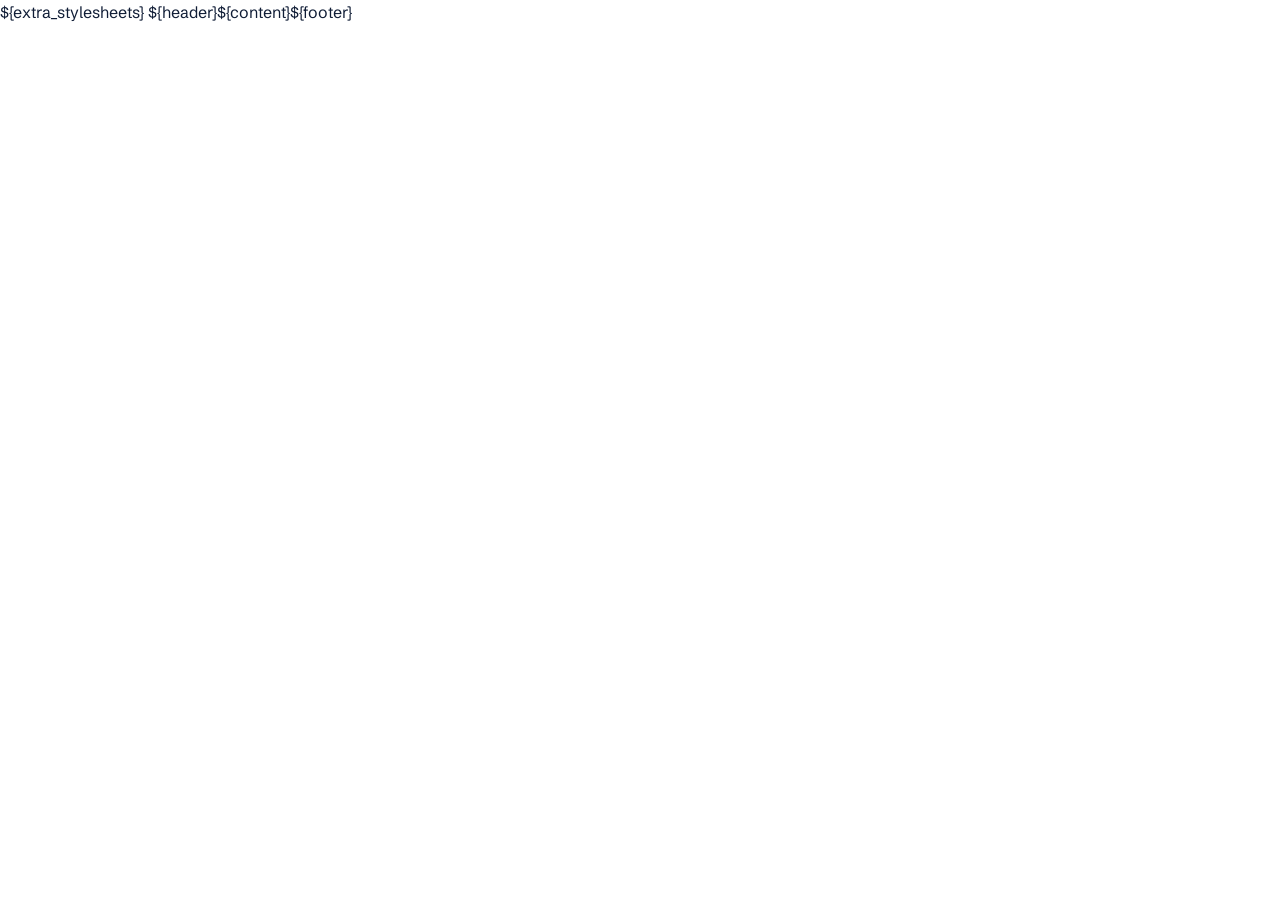
<file: templates/base.html>
<!DOCTYPE html>
<html lang="en">
<head>
  <!-- Google tag (gtag.js) -->
  <script async src="https://www.googletagmanager.com/gtag/js?id=G-DS4RF91ZXC"></script>
  <script>
    window.dataLayer = window.dataLayer || [];
    function gtag(){dataLayer.push(arguments);}
    gtag('js', new Date());

    gtag('config', 'G-DS4RF91ZXC');
  </script>
  <script defer src="/assets/analytics.js"></script>
  <meta charset="utf-8">
  <meta name="viewport" content="width=device-width, initial-scale=1">
  <title>${title}</title>
  <meta name="description" content="${description}">
  <meta name="robots" content="index,follow">
  <meta property="og:title" content="${title}">
  <meta property="og:description" content="${social_description}">
  <meta property="og:type" content="${og_type}">
  <meta property="og:url" content="${canonical}">
  <meta property="og:site_name" content="GlanceVNC">
  <meta property="og:locale" content="en_GB">
  <meta property="og:image" content="https://glancevnc.com/assets/social-preview.png">
  <meta property="og:image:width" content="1200">
  <meta property="og:image:height" content="630">
  <meta property="og:image:alt" content="${image_alt}">
  <meta name="twitter:card" content="summary_large_image">
  <meta name="twitter:title" content="${title}">
  <meta name="twitter:description" content="${social_description}">
  <meta name="twitter:image" content="https://glancevnc.com/assets/social-preview.png">
  <meta name="twitter:image:alt" content="GlanceVNC app icon and remote desktop app description">
  <link rel="canonical" href="${canonical}">
<link rel="stylesheet" href="/styles.css?v=20261114-release">
${extra_stylesheets}
  <script type="application/ld+json">
${structured_data}
  </script>
  <link rel="icon" href="/assets/app-icon.svg" type="image/svg+xml">
  <link rel="preload" href="/assets/fonts/schibsted-grotesk-variable.ttf" as="font" type="font/ttf" crossorigin>
  <script defer src="/assets/site.js"></script>
</head>
<body>
${header}${content}${footer}</body>
</html>
</file>
<file: styles.css>
@font-face {
  font-family:"Schibsted Grotesk";
  src:url('/assets/fonts/schibsted-grotesk-variable.ttf') format('truetype');
  font-style:normal;
  font-weight:400 900;
  font-display:swap;
}
:root {
  color-scheme:light;
  --blue:#1645ed;
  --blue-deep:#1035b8;
  --ink:#101d36;
  --muted:#526078;
  --paper:#f8faff;
  --sky:#dfeeff;
  --line:#d6dfea;
  --white:#fff;
  --radius:12px;
  --space-sm:8px;
  --space-md:16px;
  --space-lg:24px;
  --space-xl:48px;
  --display:clamp(3.15rem,6.1vw,5.6rem);
  font-family:"Schibsted Grotesk",Arial,sans-serif;
  font-synthesis:none;
  scrollbar-color:#8397c8 var(--paper);
}
* {
  box-sizing:border-box;
}
html {
  scroll-padding-top:110px;
}
body {
  margin:0;
  background:var(--white);
  color:var(--ink);
  line-height:1.6;
  -webkit-font-smoothing:antialiased;
}
body,input,button {
  font-family:"Schibsted Grotesk",Arial,sans-serif;
}
button,input {
  font-size:inherit;
}
button {
  cursor:pointer;
}
button,a,summary,input {
  touch-action:manipulation;
  -webkit-tap-highlight-color:transparent;
}
img {
  display:block;
  max-width:100%;
  height:auto;
}
figure,p,h1,h2,h3 {
  margin:0;
}
h1,h2,h3 {
  font-weight:650;
  line-height:1.08;
  letter-spacing:-.035em;
  overflow-wrap:break-word;
}
h1 {
  font-size:var(--display);
}
h2 {
  font-size:clamp(2.25rem,4vw,3.75rem);
}
h3 {
  font-size:1.4rem;
  letter-spacing:-.025em;
}
a {
  color:inherit;
  text-underline-offset:.23em;
  text-decoration-thickness:1px;
}
a:hover {
  text-decoration-thickness:2px;
}
::selection {
  color:var(--white);
  background:var(--blue);
}
:focus-visible {
  outline:3px solid var(--blue);
  outline-offset:5px;
}
[hidden] {
  display:none!important;
}
.container {
  width:min(100% - 80px,1280px);
  margin-inline:auto;
}
.skip-link {
  position:fixed;
  top:-100px;
  left:24px;
  z-index:100;
  padding:12px 20px;
  background:var(--ink);
  color:var(--white);
  border-radius:6px;
}
.skip-link:focus {
  top:16px;
}
.site-header {
  position:sticky;
  top:0;
  z-index:20;
  background:var(--white);
  border-bottom:1px solid var(--line);
}
.header-inner {
  display:flex;
  min-height:88px;
  align-items:center;
  justify-content:space-between;
  gap:24px;
}
.brand {
  display:inline-flex;
  align-items:center;
  gap:11px;
  text-decoration:none;
  font-size:1.1rem;
  font-weight:750;
  letter-spacing:-.03em;
  flex-shrink:0;
}
.brand img {
  width:38px;
  height:38px;
  border-radius:10px;
}
.main-nav {
  display:flex;
  align-items:center;
  gap:6px;
}
.main-nav a {
  display:inline-flex;
  min-height:44px;
  align-items:center;
  justify-content:center;
  padding:9px 14px;
  text-decoration:none;
  font-size:.9rem;
  font-weight:550;
  border-radius:6px;
}
.main-nav a:hover,.main-nav a[aria-current=page] {
  background:var(--sky);
  color:var(--blue-deep);
}
.main-nav .nav-download {
  background:var(--ink);
  color:var(--white);
  margin-left:15px;
  padding-inline:21px;
}
.main-nav .nav-download:hover {
  background:var(--blue);
  color:var(--white);
}
.button {
  display:inline-flex;
  align-items:center;
  justify-content:center;
  gap:16px;
  min-height:52px;
  padding:13px 22px;
  border-radius:7px;
  border:1px solid transparent;
  text-decoration:none;
  font-weight:600;
  line-height:1.4;
}
.button-primary {
  color:var(--white);
  background:var(--blue);
}
.button-primary:hover {
  background:var(--blue-deep);
}
.button-light {
  background:var(--white);
  color:var(--blue-deep);
}
.button-light:hover {
  background:var(--sky);
}
.button-outline {
  border-color:currentColor;
  background:transparent;
  color:inherit;
}
.button-outline:hover {
  background:var(--sky);
  color:var(--blue-deep);
}
.arrow {
  width:20px;
  height:20px;
  flex:0 0 20px;
}
.text-link {
  display:inline-flex;
  align-items:center;
  gap:10px;
  min-height:44px;
  font-weight:600;
}
.app-store-badge {
  display:inline-block;
  border-radius:9px;
  flex-shrink:0;
}
.app-store-badge img {
  width:162px;
  height:54px;
}
.hero {
  background:var(--blue);
  color:var(--white);
  overflow:hidden;
}
.hero-inner {
  display:grid;
  grid-template-columns:.92fr 1.08fr;
  gap:48px;
  align-items:center;
  padding-block:86px 68px;
}
.hero h1 {
  max-width:650px;
}
.hero-intro {
  margin-top:27px;
  font-size:1.16rem;
  max-width:37ch;
  line-height:1.65;
  color:#e1eaff;
}
.hero-actions {
  display:flex;
  align-items:center;
  flex-wrap:wrap;
  gap:20px;
  margin-top:30px;
}
.hero-actions .text-link {
  font-size:.92rem;
}
.hero-requirements {
  max-width:48ch;
  margin-top:23px;
  font-size:.875rem;
  line-height:1.7;
  color:#e1eaff;
}
.hero :focus-visible,.download-band :focus-visible {
  outline-color:var(--white);
}
.hero ::selection {
  background:var(--white);
  color:var(--blue);
}
.hero-figure {
  min-width:0;
}
.screen-frame {
  padding:9px;
  background:#101d36;
  border-radius:22px;
  box-shadow:0 28px 60px #00000030;
}
.screen-frame img {
  width:100%;
  border-radius:14px;
}
.hero-figure figcaption {
  display:flex;
  justify-content:space-between;
  gap:16px;
  margin-top:20px;
  font-size:.75rem;
  color:#e1eaff;
}
.hero-foot {
  border-top:1px solid #6685f5;
  display:flex;
  justify-content:space-between;
  gap:20px;
  padding-block:21px;
  font-size:.85rem;
  color:#e1eaff;
}
.hero-foot strong {
  color:var(--white);
  font-weight:600;
}
.intro-section {
  display:grid;
  grid-template-columns:1fr 1fr;
  gap:80px;
  padding-block:100px;
}
.intro-section h2 {
  max-width:14ch;
}
.intro-copy {
  max-width:56ch;
  font-size:1.08rem;
  color:var(--muted);
}
.intro-copy p+p {
  margin-top:18px;
}
.intro-copy strong {
  font-weight:600;
  color:var(--ink);
}
.benefits {
  border-top:1px solid var(--line);
}
.benefit-row {
  display:grid;
  grid-template-columns:.7fr 1fr 1fr;
  gap:50px;
  padding-block:45px;
  border-bottom:1px solid var(--line);
}
.benefit-row h3 {
  font-size:1.65rem;
}
.benefit-row p {
  color:var(--muted);
  font-size:.96rem;
}
.benefit-row strong {
  color:var(--ink);
  font-weight:600;
}
.setup-section {
  background:var(--sky);
  margin-top:100px;
  padding-block:90px;
}
.setup-heading {
  display:flex;
  justify-content:space-between;
  gap:50px;
  align-items:end;
  margin-bottom:42px;
}
.setup-heading p {
  max-width:42ch;
  color:#405475;
}
.setup-workbench {
  background:var(--white);
  border-radius:var(--radius);
  padding:36px;
}
.platform-tabs {
  display:flex;
  gap:8px;
  flex-wrap:wrap;
  margin-bottom:34px;
}
.platform-tabs button {
  border:0;
  color:var(--ink);
  background:var(--paper);
  min-height:48px;
  border-radius:6px;
  padding:12px 23px;
  font-weight:600;
}
.platform-tabs button:hover {
  background:var(--sky);
}
.platform-tabs button[aria-selected=true] {
  color:var(--white);
  background:var(--blue);
}
.platform-panel {
  display:grid;
  grid-template-columns:1fr 1fr;
  gap:70px;
}
.platform-panel+.platform-panel {
  margin-top:30px;
}
.platform-panel h3 {
  margin-bottom:15px;
  font-size:1.8rem;
}
.platform-panel p {
  color:var(--muted);
}
.platform-panel .text-link {
  color:var(--blue-deep);
  margin-top:13px;
}
.connection-path {
  display:flex;
  align-items:center;
  gap:12px;
  padding-block:20px;
  border-block:1px solid var(--line);
  margin-bottom:17px;
}
.connection-path span {
  font-weight:600;
  font-size:.9rem;
}
.connection-path i {
  height:1px;
  flex:1;
  min-width:15px;
  background:#93acd7;
  position:relative;
}
.connection-path i:after {
  content:"";
  position:absolute;
  right:0;
  top:-3px;
  width:7px;
  height:7px;
  border-top:1px solid #93acd7;
  border-right:1px solid #93acd7;
  transform:rotate(45deg);
}
.network-note {
  font-size:.88rem;
}
.setup-bottom {
  display:flex;
  justify-content:space-between;
  align-items:center;
  gap:24px;
  margin-top:24px;
  color:#405475;
  font-size:.87rem;
}
.setup-bottom a {
  flex-shrink:0;
}
.release-section {
  padding-block:65px;
  display:grid;
  grid-template-columns:.7fr 2fr;
  gap:55px;
}
.release-section h2 {
  font-size:1.3rem;
  letter-spacing:-.025em;
}
.release-section p {
  max-width:80ch;
  color:var(--muted);
  font-size:.92rem;
}
.release-summary p + p {
  margin-top:12px;
}
.release-summary .text-link {
  margin-top:8px;
}
.download-band {
  color:var(--white);
  background:var(--blue);
}
.download-inner {
  display:flex;
  justify-content:space-between;
  align-items:center;
  gap:48px;
  padding-block:68px;
}
.download-inner h2 {
  max-width:20ch;
}
.download-inner p {
  color:#e1eaff;
  margin-top:18px;
  font-size:.94rem;
}
.download-inner .app-store-badge img {
  width:180px;
  height:60px;
}
.site-footer {
  background:var(--paper);
}
.footer-inner {
  display:flex;
  align-items:center;
  justify-content:space-between;
  gap:30px;
  min-height:130px;
  padding-block:30px;
}
.footer-info {
  color:var(--muted);
  font-size:.8rem;
}
.footer-info strong {
  display:block;
  color:var(--ink);
  font-size:.96rem;
  margin-bottom:5px;
}
.footer-nav {
  display:flex;
  gap:24px;
  flex-wrap:wrap;
}
.footer-nav a {
  display:inline-flex;
  align-items:center;
  min-height:44px;
  font-size:.85rem;
}
/* Reading pages retain a quiet measure inside the shared visual system. */
.page-heading {
  padding-block:70px 45px;
}
.page-heading h1 {
  max-width:18ch;
}
.page-heading>p {
  max-width:64ch;
  font-size:1.14rem;
  color:var(--muted);
  margin-top:24px;
}
.page-heading .text-link {
  color:var(--blue-deep);
  margin-top:15px;
}
.help-start {
  display:grid;
  grid-template-columns:1.15fr 1fr;
  gap:50px;
  background:var(--sky);
  padding:32px;
  border-radius:var(--radius);
  align-items:center;
  margin-bottom:55px;
}
.help-start h2 {
  font-size:1.9rem;
}
.help-start p {
  color:#405475;
  margin-top:14px;
}
.help-start .button {
  justify-self:end;
}
.help-layout {
  display:grid;
  grid-template-columns:230px minmax(0,1fr);
  gap:65px;
  padding-bottom:80px;
}
.topic-nav {
  position:sticky;
  top:120px;
  align-self:start;
}
.topic-nav h2 {
  font-size:.88rem;
  letter-spacing:0;
  margin-bottom:14px;
}
.topic-nav a {
  display:block;
  padding:10px 0;
  color:var(--muted);
  font-size:.9rem;
}
.topic-nav a:hover {
  color:var(--blue-deep);
}
.topic-nav .support-email {
  margin-top:22px;
  color:var(--blue-deep);
}
.faq-search {
  margin-bottom:38px;
}
.faq-search label {
  display:block;
  font-size:.9rem;
  font-weight:600;
  margin-bottom:9px;
}
.search-field {
  display:flex;
  gap:10px;
}
.search-field input {
  width:100%;
  min-width:0;
  padding:15px 17px;
  border:1px solid #97a5bb;
  border-radius:6px;
  background:var(--white);
  color:var(--ink);
  caret-color:var(--blue);
}
.search-field input::placeholder {
  color:var(--muted);
}
.search-field button {
  border:0;
  border-radius:6px;
  color:var(--blue-deep);
  background:var(--sky);
  padding:10px 16px;
  min-height:48px;
}
.search-status {
  font-size:.84rem;
  color:var(--muted);
  margin-top:10px;
}
.faq-group {
  margin-bottom:45px;
  scroll-margin-top:115px;
}
.faq-group h2 {
  font-size:1.6rem;
  margin-bottom:20px;
}
.faq-item {
  border-bottom:1px solid var(--line);
  scroll-margin-top:115px;
}
.faq-item:first-of-type {
  border-top:1px solid var(--line);
}
.faq-item summary {
  display:flex;
  align-items:center;
  justify-content:space-between;
  gap:25px;
  list-style:none;
  padding:19px 0;
  font-weight:550;
  cursor:pointer;
  line-height:1.55;
}
.faq-item summary::-webkit-details-marker {
  display:none;
}
.faq-item summary:after {
  content:"";
  width:9px;
  height:9px;
  border-right:1.5px solid var(--blue);
  border-bottom:1.5px solid var(--blue);
  transform:rotate(45deg);
  flex:0 0 9px;
  margin:-5px 6px 0 0;
}
.faq-item[open] summary:after {
  transform:rotate(225deg);
  margin-top:4px;
}
.faq-item[open] summary {
  color:var(--blue-deep);
}
.faq-answer {
  color:var(--muted);
  font-size:.95rem;
  padding:0 32px 23px 0;
  max-width:74ch;
}
.faq-answer p+p {
  margin-top:16px;
}
.empty-search {
  background:var(--paper);
  border-radius:var(--radius);
  padding:28px;
  margin-bottom:30px;
}
.empty-search h2 {
  font-size:1.4rem;
  margin-bottom:12px;
}
.reading-container {
  width:min(100% - 80px,820px);
  margin-inline:auto;
}
.privacy-article {
  padding-bottom:80px;
}
.privacy-article section {
  padding-block:28px;
  border-top:1px solid var(--line);
}
.privacy-article h2 {
  font-size:1.6rem;
  margin-bottom:16px;
}
.privacy-article p {
  color:var(--muted);
  max-width:74ch;
}
.release-history {
  padding-bottom:80px;
}
.release-history section {
  padding-block:28px;
  border-top:1px solid var(--line);
  scroll-margin-top:115px;
}
.release-history h2 {
  font-size:1.6rem;
  font-variant-numeric:tabular-nums;
}
.release-history h2 a {
  display:inline-flex;
  align-items:center;
  min-height:44px;
}
.release-history p,
.release-history ul {
  color:var(--muted);
  max-width:74ch;
}
.release-history .release-date {
  margin-bottom:12px;
  font-size:.85rem;
}
.release-history ul {
  padding-inline-start:1.25em;
}
.release-history li + li {
  margin-top:10px;
}
.updated {
  font-size:.85rem!important;
}
code {
  font-family:ui-monospace,SFMono-Regular,monospace;
  background:var(--sky);
  color:var(--ink);
  border-radius:4px;
  padding:.1em .3em;
  overflow-wrap:anywhere;
}
.guide-article {
  padding-top:35px;
  padding-bottom:80px;
}
.guide-breadcrumb {
  display:flex;
  flex-wrap:wrap;
  align-items:center;
  gap:13px;
  font-size:.86rem;
  color:var(--muted);
  margin-bottom:36px;
}
.guide-breadcrumb a {
  display:inline-flex;
  align-items:center;
  min-height:44px;
}
.guide-heading h1 {
  font-size:clamp(2.7rem,5.1vw,4.5rem);
}
.guide-intro {
  margin-top:25px;
  font-size:1.2rem;
  color:var(--muted);
}
.guide-meta {
  font-size:.8rem;
  color:var(--muted);
  margin-block:23px 38px;
}
.guide-contents {
  background:var(--sky);
  border-radius:var(--radius);
  padding:28px;
}
.guide-contents h2 {
  font-size:1.25rem;
  margin:0 0 14px;
}
.guide-contents ol {
  margin:0;
  padding-left:22px;
}
.guide-contents li {
  margin:5px 0;
}
.guide-contents a {
  display:inline-block;
  padding:4px 0;
}
.guide-article section {
  margin-top:55px;
  scroll-margin-top:115px;
}
.guide-article section h2 {
  font-size:2rem;
  margin-bottom:23px;
}
.guide-article h3 {
  font-size:1.3rem;
  margin-block:30px 14px;
}
.guide-article section p,.guide-article li,.guide-download p {
  line-height:1.8;
  margin-bottom:16px;
}
.guide-article section p,.guide-article li {
  color:var(--muted);
}
.guide-article ol,.guide-article ul {
  padding-left:23px;
}
.guide-flow {
  margin-block:30px;
  display:grid;
  grid-template-columns:repeat(3,minmax(0,1fr));
  gap:20px;
}
.guide-flow div {
  padding-block:17px;
  border-block:1px solid var(--line);
}
.guide-flow strong,.guide-flow span {
  display:block;
}
.guide-flow span {
  color:var(--muted);
  font-size:.87rem;
  margin-top:5px;
}
.guide-flow figcaption {
  grid-column:1/-1;
  font-size:.83rem;
  color:var(--muted);
}
.guide-table-wrap {
  margin-block:25px;
  overflow-x:auto;
}
.guide-table-wrap table {
  border-collapse:collapse;
  width:100%;
  font-size:.9rem;
}
.guide-table-wrap caption {
  text-align:left;
  font-weight:600;
  margin-bottom:16px;
}
.guide-table-wrap th,.guide-table-wrap td {
  padding:14px;
  text-align:left;
  border-bottom:1px solid var(--line);
  vertical-align:top;
  overflow-wrap:anywhere;
}
.guide-table-wrap thead {
  background:var(--sky);
}
.guide-download {
  background:var(--blue);
  color:var(--white);
  padding:35px;
  border-radius:var(--radius);
  margin-top:55px;
}
.guide-download h2 {
  font-size:2.3rem;
  margin-bottom:25px;
}
.guide-download p {
  color:#e1eaff;
}
.guide-download .app-store-badge {
  margin-block:10px 20px;
}
.guide-download :focus-visible {
  outline-color:var(--white);
}
@media(prefers-reduced-motion:no-preference) {
  .hero-figure {
    animation:screen-arrival 850ms cubic-bezier(.16,1,.3,1) both;
  }
  @keyframes screen-arrival {
    from {
      transform:translateY(24px);
      filter:saturate(.7);
    }
    to {
      transform:translateY(0);
      filter:saturate(1);
    }
  }
  .button,.main-nav a,.platform-tabs button {
    transition:background-color 160ms ease-out,color 160ms ease-out;
  }
}
@media(min-width:1500px) {
  .hero-inner {
    gap:65px;
  }
}
@media(max-width:1100px) {
  .hero-inner {
    gap:30px;
    padding-block:65px;
  }
  .hero h1 {
    font-size:clamp(3.2rem,6.4vw,4.5rem);
  }
  .intro-section {
    gap:45px;
  }
  .benefit-row {
    grid-template-columns:.8fr 1fr 1fr;
    gap:30px;
  }
  .main-nav .nav-download {
    margin-left:5px;
  }
  .platform-panel {
    gap:35px;
  }
}
@media(max-width:800px) {
  .container {
    width:calc(100% - 40px);
  }
  .header-inner {
    min-height:76px;
    gap:12px;
  }
  .main-nav {
    gap:0;
  }
  .main-nav a {
    padding-inline:10px;
    font-size:.8rem;
  }
  .main-nav .nav-download {
    padding-inline:14px;
  }
  .main-nav .nav-setup {
    display:none;
  }
  .hero-inner {
    grid-template-columns:1fr;
    gap:45px;
    padding-block:55px 35px;
  }
  .hero h1 {
    font-size:clamp(3.2rem,9.5vw,5rem);
  }
  .hero-intro {
    max-width:50ch;
  }
  .hero-requirements {
    max-width:65ch;
  }
  .hero-figure {
    max-width:680px;
  }
  .hero-foot {
    flex-wrap:wrap;
    gap:6px 25px;
  }
  .intro-section {
    padding-block:65px;
    grid-template-columns:1fr;
    gap:25px;
  }
  .intro-section h2 {
    max-width:23ch;
  }
  .benefit-row {
    grid-template-columns:1fr 1fr;
    gap:22px 35px;
    padding-block:32px;
  }
  .benefit-row h3 {
    grid-column:1/-1;
  }
  .setup-section {
    margin-top:65px;
    padding-block:60px;
  }
  .setup-heading {
    display:block;
    margin-bottom:30px;
  }
  .setup-heading p {
    margin-top:20px;
    max-width:60ch;
  }
  .setup-workbench {
    padding:25px;
  }
  .platform-panel {
    grid-template-columns:1fr;
    gap:25px;
  }
  .setup-bottom {
    align-items:start;
  }
  .release-section {
    grid-template-columns:1fr;
    gap:20px;
    padding-block:45px;
  }
  .download-inner {
    padding-block:55px;
  }
  .download-inner h2 {
    font-size:2.5rem;
  }
  .help-layout {
    grid-template-columns:170px minmax(0,1fr);
    gap:30px;
  }
  .help-start {
    gap:30px;
  }
  .reading-container {
    width:calc(100% - 40px);
  }
}
@media(max-width:540px) {
  .brand {
    font-size:.95rem;
    gap:8px;
  }
  .brand img {
    width:32px;
    height:32px;
    border-radius:8px;
  }
  .main-nav .nav-download {
    display:none;
  }
  .main-nav a {
    padding-inline:9px;
  }
  .hero-inner {
    padding-top:44px;
    gap:35px;
  }
  .hero h1 {
    font-size:clamp(2.75rem,11vw,3.85rem);
  }
  .hero-intro {
    font-size:1rem;
    margin-top:22px;
  }
  .hero-actions {
    gap:17px;
    margin-top:25px;
  }
  .hero-actions .text-link {
    font-size:.83rem;
    gap:6px;
  }
  .hero-actions .arrow {
    width:16px;
    height:16px;
    flex-basis:16px;
  }
  .hero-requirements {
    margin-top:18px;
    font-size:.875rem;
  }
  .screen-frame {
    padding:5px;
    border-radius:13px;
  }
  .screen-frame img {
    border-radius:8px;
  }
  .hero-figure figcaption {
    font-size:.75rem;
    margin-top:13px;
  }
  .hero-foot {
    display:block;
    padding-block:18px;
    font-size:.77rem;
  }
  .hero-foot span {
    display:block;
  }
  .hero-foot span+span {
    margin-top:5px;
  }
  .intro-section {
    padding-block:50px;
  }
  .intro-copy {
    font-size:1rem;
  }
  .benefit-row {
    grid-template-columns:1fr;
    gap:18px;
  }
  .benefit-row p {
    font-size:.94rem;
  }
  .benefit-row h3 {
    font-size:1.5rem;
  }
  .setup-workbench {
    padding:20px;
  }
  .platform-tabs {
    gap:5px;
  }
  .platform-tabs button {
    padding-inline:13px;
    font-size:.79rem;
  }
  .platform-panel h3 {
    font-size:1.5rem;
  }
  .platform-panel p {
    font-size:.92rem;
  }
  .setup-bottom {
    display:block;
  }
  .setup-bottom a {
    margin-top:10px;
  }
  .download-inner {
    display:block;
  }
  .download-inner .app-store-badge {
    margin-top:28px;
  }
  .footer-inner {
    display:block;
  }
  .footer-nav {
    gap:20px;
    margin-top:15px;
  }
  .page-heading {
    padding-block:45px 32px;
  }
  .page-heading h1 {
    font-size:3rem;
  }
  .page-heading>p {
    font-size:1rem;
  }
  .help-start {
    grid-template-columns:1fr;
    padding:25px;
    gap:24px;
    margin-bottom:35px;
  }
  .help-start .button {
    justify-self:start;
  }
  .help-start h2 {
    font-size:1.65rem;
  }
  .help-start p {
    font-size:.93rem;
  }
  .help-layout {
    grid-template-columns:1fr;
    gap:30px;
  }
  .topic-nav {
    position:static;
  }
  .topic-nav-links {
    display:flex;
    flex-wrap:wrap;
    gap:0 18px;
  }
  .topic-nav a {
    font-size:.85rem;
  }
  .topic-nav .support-email {
    margin-top:8px;
  }
  .faq-item summary {
    font-size:.93rem;
  }
  .faq-answer {
    padding-right:0;
    font-size:.9rem;
  }
  .guide-article {
    padding-top:20px;
  }
  .guide-breadcrumb {
    margin-bottom:25px;
  }
  .guide-heading h1 {
    font-size:2.6rem;
  }
  .guide-intro {
    font-size:1.05rem;
  }
  .guide-article section h2 {
    font-size:1.7rem;
  }
  .guide-flow {
    grid-template-columns:1fr;
    gap:0;
  }
  .guide-flow div+div {
    border-top:0;
  }
  .guide-flow figcaption {
    margin-top:14px;
  }
  .guide-table-wrap th,.guide-table-wrap td {
    padding:11px 8px;
  }
  .guide-download {
    padding:25px;
  }
  .guide-download h2 {
    font-size:2rem;
  }
}
.platform-panel[role="tabpanel"] {
  margin-top: 0;
}

/* Guide extensions follow the existing white reading surfaces. */
.guide-directory { padding-block: 20px 65px; }
.guide-directory > h2 { margin-bottom: 30px; }
.guide-directory article { padding-block: 26px; border-top: 1px solid var(--line); }
.guide-directory h3 { max-width: 34ch; line-height: 1.3; }
.guide-directory p { max-width: 68ch; margin-top: 12px; color: var(--muted); }
.guide-capture { margin-block: 36px; }
.guide-capture img { width: 100%; height: auto; border-radius: 8px; }
.guide-capture figcaption { color: var(--muted); font-size: .85rem; margin-top: 12px; }
.guide-article code { overflow-wrap: anywhere; }
</file>
